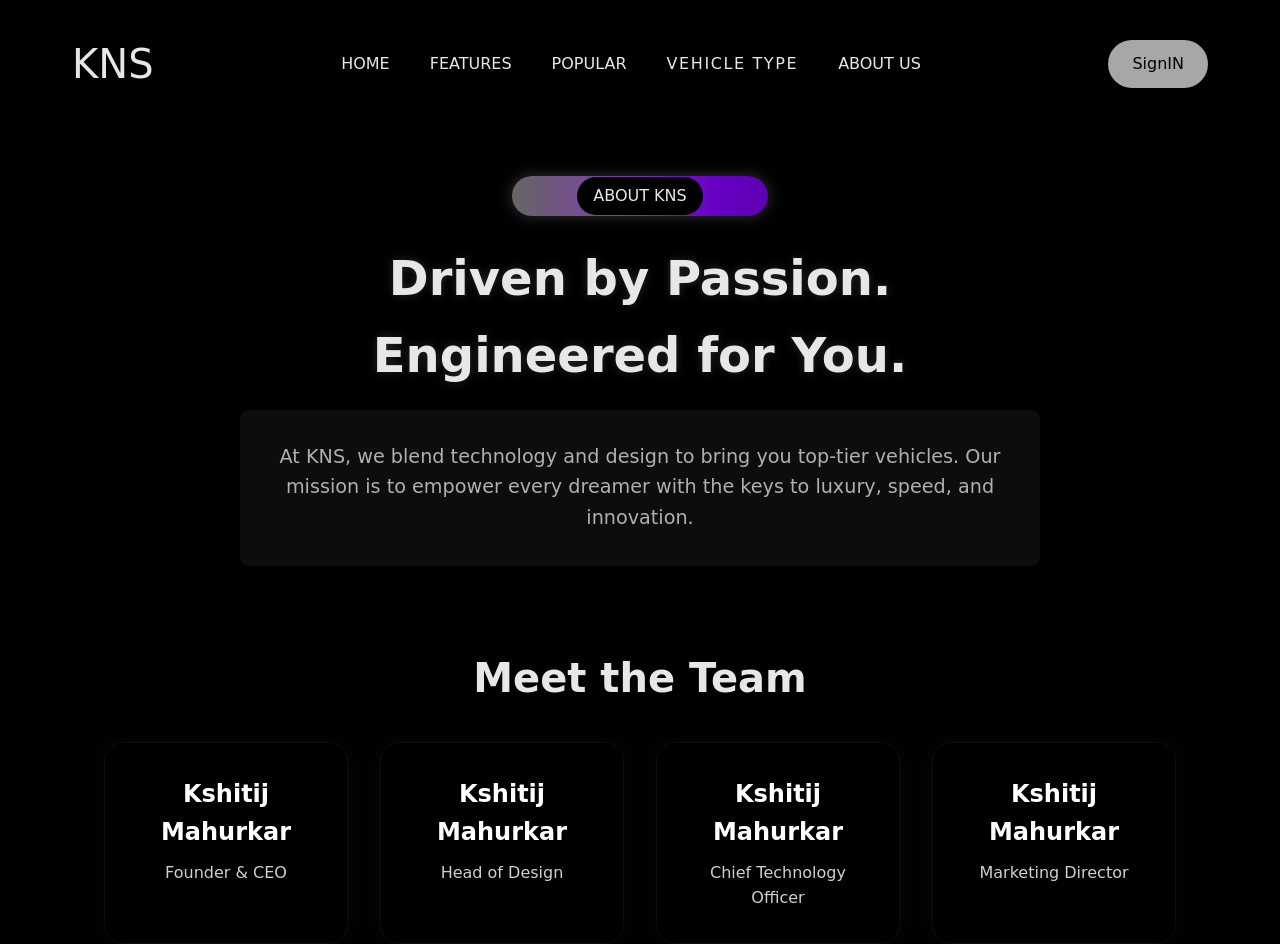
<file: about.html>
<!DOCTYPE html>
<html lang="en">
<head>
    <meta charset="UTF-8">
    <meta name="viewport" content="width=device-width, initial-scale=1.0">
    <title>KNS | About Us</title>
    <link rel="stylesheet" href="about.css">
</head>
<body>
    <div class="container">
        <header>
            <h1 class="logo">KNS</h1>
            <nav>
                <a href="index.html">HOME</a>
                <a href="details.html">FEATURES</a>
                <a href="comingsoon.html">POPULAR</a>
                         <div class="dropdown">
      <a href="#" class="dropbtn">VEHICLE TYPE</a>
      <div class="dropdown-content">
        <a href="supercar.html">Supercars</a>
        <a href="vintage.html">Vintage Cars</a>
      </div>
    </div>
                <a href="about.html">ABOUT US</a>
            </nav>
            <a href="Account.html" class="btn-signing">SignIN</a>
        </header>

        <main>
            <section class="intro">
                <div class="tag-box">
                    <div class="tag">ABOUT KNS</div>
                </div>
                <h1>Driven by Passion. Engineered for You.</h1>
                <p class="description">
                    At KNS, we blend technology and design to bring you top-tier vehicles. Our mission is to empower every dreamer with the keys to luxury, speed, and innovation.
                </p>
            </section>

            <section class="team">
                <h2>Meet the Team</h2>
                <div class="team-grid">
                    <div class="member-card">
                        <h3>Kshitij Mahurkar</h3>
                        <p>Founder & CEO</p>
                    </div>
                    <div class="member-card">
                        <h3>Kshitij Mahurkar</h3>
                        <p>Head of Design</p>
                    </div>
                    <div class="member-card">
                        <h3>Kshitij Mahurkar</h3>
                        <p>Chief Technology Officer</p>
                    </div>
                    <div class="member-card">
                        <h3>Kshitij Mahurkar</h3>
                        <p>Marketing Director</p>
                    </div>
                </div>
            </section>
        </main>
    </div>
</body>
</html>
</file>
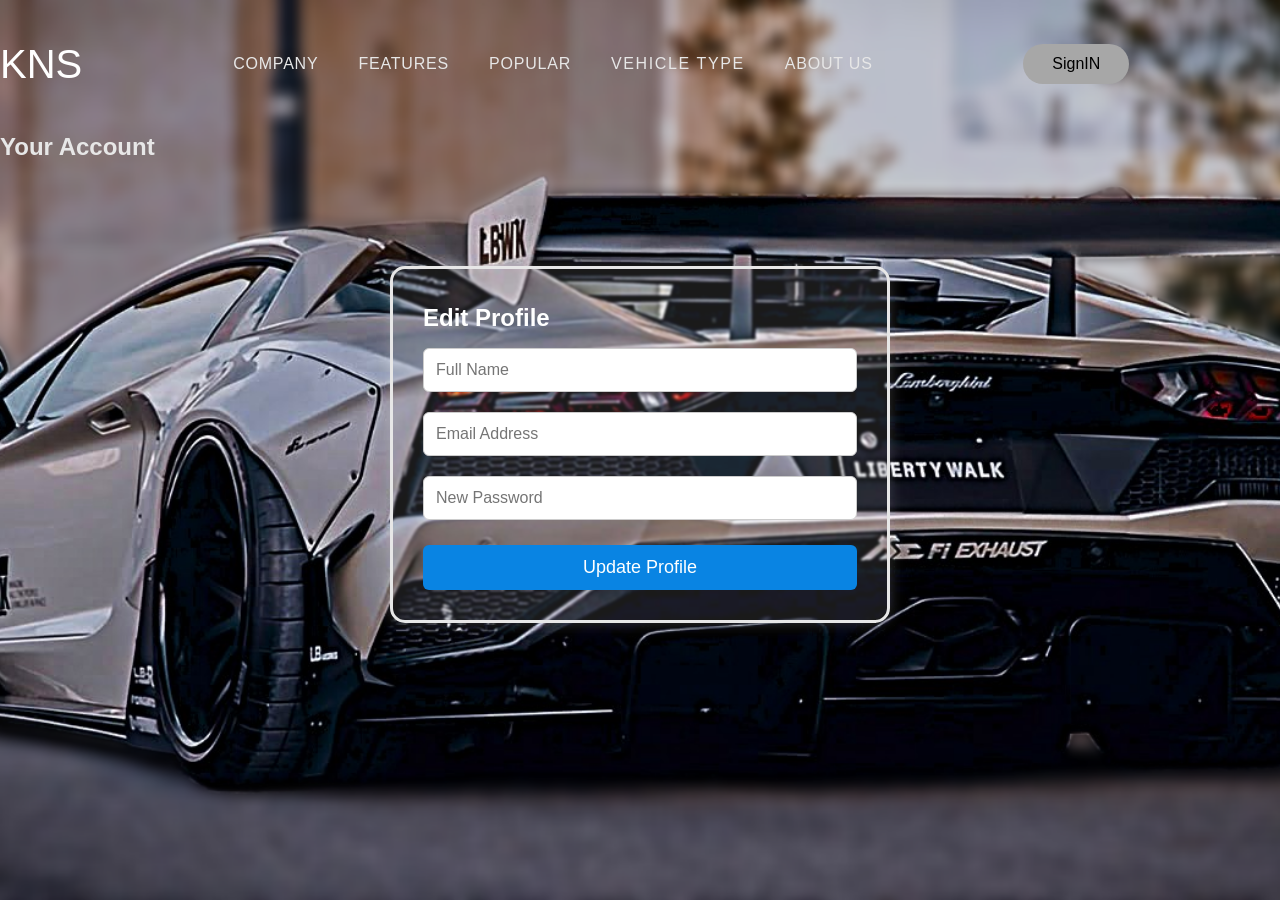
<file: Account.html>
<!DOCTYPE html>
<html lang="en">
<head>
  <meta charset="UTF-8">
  <title>Account - Incredible India Tours</title>
  <link rel="stylesheet" href="style2.css">
  <style>
    body {
      margin: 0;
      font-family: 'Segoe UI', Tahoma, Geneva, Verdana, sans-serif;
    
    
    background-image: url('Lamborghini2.jpeg');
    background-size: cover;
    background-repeat: no-repeat;
    background-position: center;

    

      background-color: #000000;
    }

    .header-section {
      background-color: rgb(56, 56, 56);
      padding: 60px 20px;
      text-align: center;
      border-bottom: 5px solid #00b894;
    }  

.account-wrapper {
  max-width: 500px;
  border: solid;
  border-color: #e7e7e7;
  background-color: rgba(255, 255, 255, 0.1); /* Translucent */
  background-size: 200%;
  backdrop-filter: blur(1px); 
  box-shadow: 0 0 15px rgba(255, 255, 255, 0.2);
  margin: 100px auto;
  padding: 30px;
  border-radius: 15px;
  color: #fff; 
}

      
    }

    .account-wrapper h2 {
      color: #2d3436;
      margin-bottom: 20px;
      font-size: 28px;
    }

    .account-wrapper input {
      width: 100%;
      padding: 12px;
      margin: 10px 0;
      border: 1px solid #ccc;
      border-radius: 6px;
      font-size: 16px;
    }

    .account-wrapper button {
      width: 100%;
      padding: 12px;
      margin-top: 15px;
      background-color: #0984e3;
      color: white;
      border: none;
      border-radius: 6px;
      font-size: 18px;
      cursor: pointer;
      transition: background-color 0.3s ease;
    }

    .account-wrapper button:hover {
      background-color: #0652dd;
    }
    /* DROPDOWN MENU */
.dropdown {
    position: relative;
    display: inline-block;
}

.dropbtn {
    color: inherit;
    text-decoration: none;
    font-size: 1rem;
    letter-spacing: 0.1rem;
}

.dropdown-content {
    display: none;
    position: absolute;
    background-color: #111;
    min-width: 160px;
    box-shadow: 0px 4px 8px rgba(0,0,0,0.3);
    z-index: 1;
    border-radius: 8px;
    overflow: hidden;
}

.dropdown-content a {
    color: #e7e7e7;
    padding: 0.75rem 1.2rem;
    text-decoration: none;
    display: block;
    transition: background 0.3s ease;
}

.dropdown-content a:hover {
    background-color: #222;
    color: cyan;
}

.dropdown:hover .dropdown-content {
    display: block;
}

  </style>
</head>
<body>
  <div class="container">
    <header>
        <h1 class="logo">KNS</h1>
        <nav>
            <a href="index.html">COMPANY</a>
            <a href="details.html">FEATURES</a>
            <a href="comingsoon.html">POPULAR</a>
                <div class="dropdown">
      <a href="#" class="dropbtn">VEHICLE TYPE</a>
      <div class="dropdown-content">
        <a href="supercar.html">Supercars</a>
        <a href="vintage.html">Vintage Cars</a>
      </div>
    </div>

            <a href="about.html">ABOUT US</a>
        </nav>
        <button class="btn-signing">SignIN</button>
    <br>
    
    
  </header>
  <h2>Your Account</h2>
  <div class="account-wrapper">
    <h2>Edit Profile</h2>
    <form>
      <input type="text" placeholder="Full Name" required>
      <input type="email" placeholder="Email Address" required>
      <input type="password" placeholder="New Password">
      <button type="submit">Update Profile</button>
    </form>
  </div>

</body>
</html>
</file>
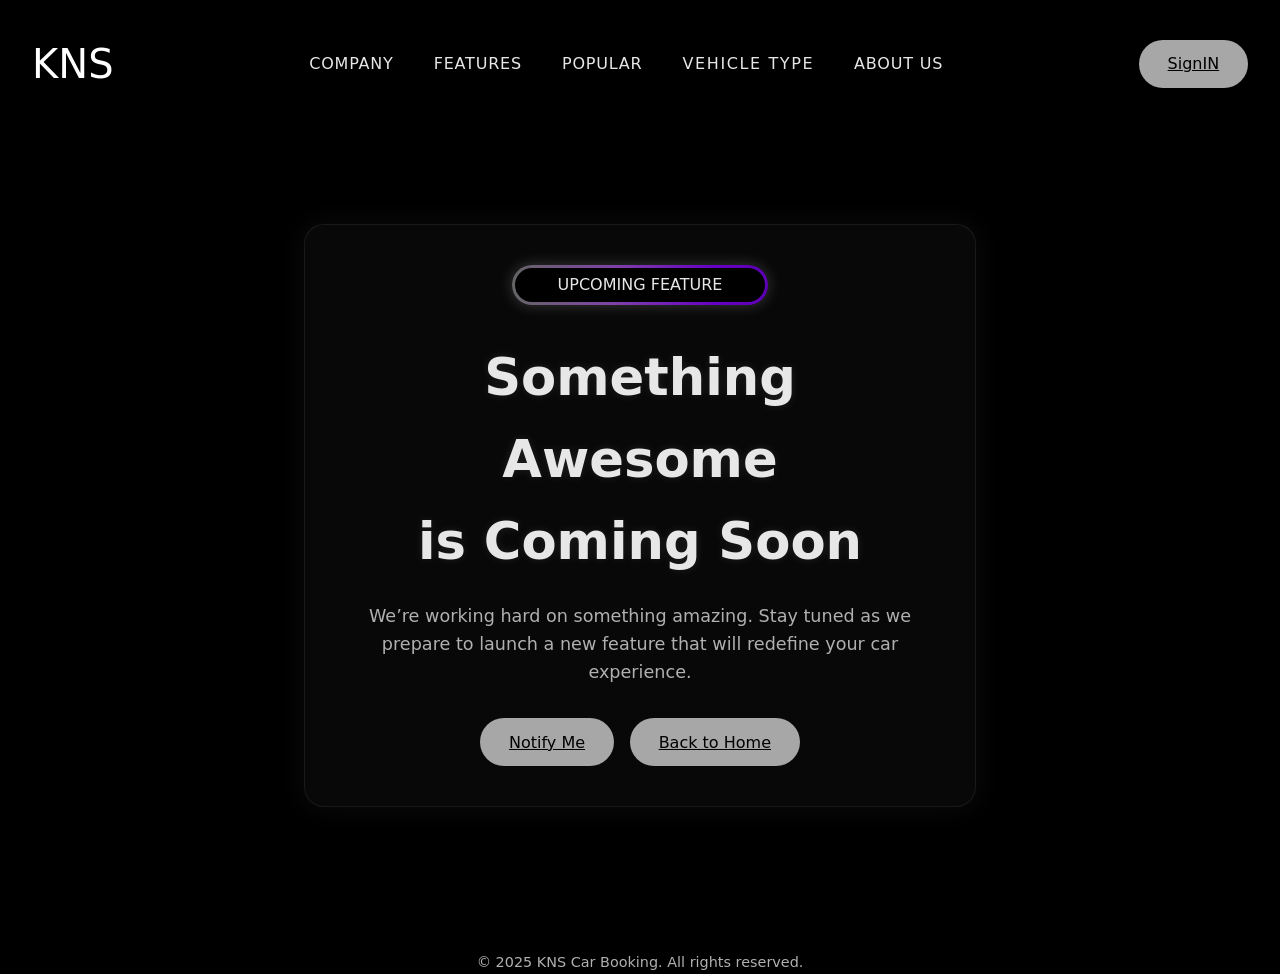
<file: comingsoon.html>
<!DOCTYPE html>
<html lang="en">
<head>
  <meta charset="UTF-8" />
  <meta name="viewport" content="width=device-width, initial-scale=1.0"/>
  <title>Coming Soon - KNS</title>
  <style>
    /* RESET & BASE */
* {
  margin: 0;
  padding: 0;
  box-sizing: border-box;
}

body {
  font-family: system-ui, -apple-system, BlinkMacSystemFont, 'Segoe UI', Roboto, Oxygen, Ubuntu, Cantarell, 'Open Sans', 'Helvetica Neue', sans-serif;
  
  background-image: url(https://wallpaperaccess.com/full/1890237.jpg);
  background-size: cover;
  background-repeat: no-repeat;
  background-position: center;
  background-color: #000;
  color: #e7e7e7;
  min-height: 100vh;
  line-height: 1.6;
}

/* CONTAINER */
.container {
  width: 100%;
  padding: 0 2rem;
  max-width: 1400px;
  margin: 0 auto;
  position: relative;
}

/* HEADER */
header {
  display: flex;
  justify-content: space-between;
  align-items: center;
  padding: 2rem 0;
}

.logo {
  font-size: 2.5rem;
  font-weight: 400;
  color: #fff;
}

nav {
  display: flex;
  gap: 2.5rem;
}

nav a {
  text-decoration: none;
  color: inherit;
  font-size: 1rem;
  letter-spacing: 0.05rem;
  position: relative;
}

nav a::after {
  content: '';
  display: block;
  width: 0%;
  height: 2px;
  background: #a7a7a7;
  transition: width 0.3s ease;
  position: absolute;
  bottom: -5px;
  left: 0;
}

nav a:hover::after {
  width: 100%;
}

.btn-signing {
  background-color: #a7a7a7;
  color: black;
  padding: 0.7rem 1.8rem;
  border-radius: 50px;
  font-size: 1rem;
  font-weight: 500;
  border: none;
  cursor: pointer;
  transition: background-color 0.3s ease;
}

.btn-signing:hover {
  background-color: cyan;
}

/* MAIN */
.coming-soon-section {
  margin-top: 6rem;
  display: flex;
  justify-content: center;
  align-items: center;
  flex-direction: column;
  padding-bottom: 5rem;
}

.content {
  max-width: 42rem;
  padding: 2.5rem;
  background: rgba(255, 255, 255, 0.03);
  border: 1px solid rgba(255, 255, 255, 0.07);
  border-radius: 20px;
  backdrop-filter: blur(2px);
  box-shadow: 0 0 30px rgba(255, 255, 255, 0.05);
  text-align: center;
}

/* TAG BOX */
.tag-box {
  position: relative;
  width: 16rem;
  height: 2.5rem;
  margin: 0 auto 2rem;
  border-radius: 50px;
  background: linear-gradient(to right, #656565, #7f42a7, #6600c5, #5300a0, #757575, #656565);
  background-size: 200%;
  animation: animationGradient 2.5s linear infinite;
  box-shadow: 0 0 15px rgba(255,255,255,0.2);
}

.tag {
  position: absolute;
  inset: 3px;
  background-color: black;
  border-radius: 50px;
  display: flex;
  align-items: center;
  justify-content: center;
  color: #e7e7e7;
  font-weight: 500;
  transition: color 0.3s ease;
  cursor: default;
}

@keyframes animationGradient {
  to {
    background-position: 200%;
  }
}

/* HEADING */
.content h1 {
  font-size: 3.2rem;
  font-weight: 700;
  margin-bottom: 1.2rem;
  text-shadow: 0 0 10px rgba(255, 255, 255, 0.1);
}

/* PARAGRAPH */
.description {
  font-size: 1.1rem;
  color: #b0b0b0;
  margin-bottom: 2rem;
}

/* BUTTONS */
.buttons {
  display: flex;
  gap: 1rem;
  justify-content: center;
  flex-wrap: wrap;
}

.btn-get-started,
.btn-signing-main {
  background-color: #a7a7a7;
  color: black;
  padding: 0.7rem 1.8rem;
  border-radius: 50px;
  font-size: 1rem;
  font-weight: 500;
  border: none;
  cursor: pointer;
  transition: background-color 0.3s ease;
}

.btn-get-started:hover,
.btn-signing-main:hover {
  background-color: cyan;
}

/* FOOTER */
footer {
  margin-top: 4rem;
  text-align: center;
  font-size: 0.9rem;
  color: #b0b0b0;
}
.dropdown {
    position: relative;
    display: inline-block;
}

.dropbtn {
    color: inherit;
    text-decoration: none;
    font-size: 1rem;
    letter-spacing: 0.1rem;
}

.dropdown-content {
    display: none;
    position: absolute;
    background-color: #111;
    min-width: 160px;
    box-shadow: 0px 4px 8px rgba(0,0,0,0.3);
    z-index: 1;
    border-radius: 8px;
    overflow: hidden;
}

.dropdown-content a {
    color: #e7e7e7;
    padding: 0.75rem 1.2rem;
    text-decoration: none;
    display: block;
    transition: background 0.3s ease;
}

.dropdown-content a:hover {
    background-color: #222;
    color: cyan;
}

.dropdown:hover .dropdown-content {
    display: block;
}

</style>

</head>
<body>
  <div class="container">
    <header>
      <h1 class="logo">KNS</h1>
      <nav>
        <a href="index.html">COMPANY</a>
        <a href="details.html">FEATURES</a>
        <a href="comingsoon.html">POPULAR</a>
        <div class="dropdown">
      <a href="#" class="dropbtn">VEHICLE TYPE</a>
      <div class="dropdown-content">
        <a href="supercar.html">Supercars</a>
        <a href="vintage.html">Vintage Cars</a>
      </div>
    </div>
        <a href="about.html">ABOUT US</a>
      </nav>
      <a href="Account.html" class="btn-signing">SignIN</a>
    </header>

    <main class="coming-soon-section">
      <div class="content">
        <div class="tag-box">
          <div class="tag">UPCOMING FEATURE</div>
        </div>
        <h1>Something Awesome<br>is Coming Soon</h1>
        <p class="description">
          We’re working hard on something amazing. Stay tuned as we prepare to launch a new feature that will redefine your car experience.
        </p>
        <div class="buttons">
          <a href="contact.html" class="btn-get-started">Notify Me</a>
          <a href="index.html" class="btn-signing-main">Back to Home</a>
        </div>
      </div>
    </main>

    <footer>
      <p>&copy; 2025 KNS Car Booking. All rights reserved.</p>
    </footer>
  </div>
</body>
</html>
</file>
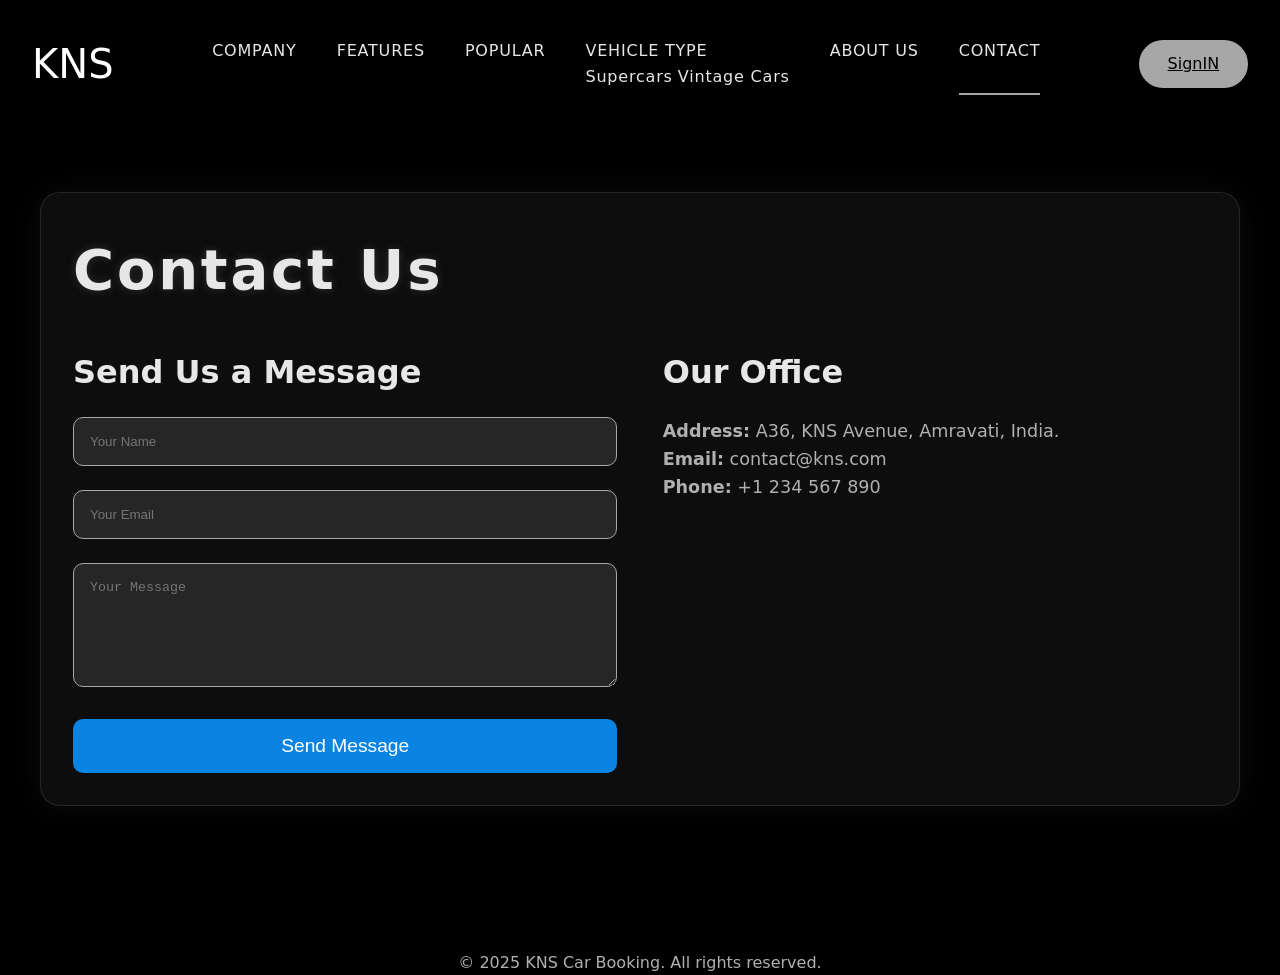
<file: contact.html>
<!DOCTYPE html>
<html lang="en">
<head>
    <meta charset="UTF-8">
    <meta name="viewport" content="width=device-width, initial-scale=1.0">
    <title>Contact - KNS Car Booking</title>
    <style>

        /* RESET AND BASE */
* {
    margin: 0;
    padding: 0;
    box-sizing: border-box;
}

body {
    font-family: system-ui, -apple-system, BlinkMacSystemFont, 'Segoe UI', Roboto, Oxygen, Ubuntu, Cantarell, 'Open Sans', 'Helvetica Neue', sans-serif;
    background-color: #000;
    color: #e7e7e7;
    min-height: 100vh;
    line-height: 1.6;
}

/* CONTAINER */
.container {
    width: 100%;
    padding: 0 2rem;
    max-width: 1400px;
    margin: 0 auto;
    position: relative;
}

/* HEADER */
header {
    display: flex;
    justify-content: space-between;
    align-items: center;
    padding: 2rem 0;
}

.logo {
    font-size: 2.5rem;
    font-weight: 400;
    color: #fff;
}

nav {
    display: flex;
    gap: 2.5rem;
}

nav a {
    text-decoration: none;
    color: inherit;
    font-size: 1rem;
    letter-spacing: 0.05rem;
    position: relative;
}

nav a::after {
    content: '';
    display: block;
    width: 0%;
    height: 2px;
    background: #a7a7a7;
    transition: width 0.3s ease;
    position: absolute;
    bottom: -5px;
    left: 0;
}

nav a:hover::after {
    width: 100%;
}

nav .active::after {
    width: 100%;
}

.btn-signing {
    background-color: #a7a7a7;
    color: black;
    padding: 0.7rem 1.8rem;
    border-radius: 50px;
    font-size: 1rem;
    font-weight: 500;
    border: none;
    cursor: pointer;
    transition: background-color 0.3s ease;
}

.btn-signing:hover {
    background-color: cyan;
}

/* MAIN SECTION */
main {
    margin-top: 4rem;
    display: flex;
    justify-content: center;
    align-items: center;
    flex-direction: column;
    text-align: left;
    padding-bottom: 5rem;
}

.contact-section {
    width: 100%;
    max-width: 1200px;
    padding: 2rem;
    background: rgba(255, 255, 255, 0.05);
    border: 1px solid rgba(255, 255, 255, 0.1);
    border-radius: 20px;
    backdrop-filter: blur(10px);
    box-shadow: 0 0 30px rgba(255, 255, 255, 0.05);
}

.contact-section h1 {
    font-size: 3.5rem;
    font-weight: 700;
    letter-spacing: 0.05em;
    margin-bottom: 2rem;
    text-shadow: 0 0 10px rgba(128, 128, 128, 0.3);
}

.content {
    display: flex;
    justify-content: space-between;
    gap: 2rem;
}

.form-container,
.contact-info {
    width: 48%;
}

.form-container h2,
.contact-info h2 {
    font-size: 2rem;
    margin-bottom: 1.2rem;
    color: #e7e7e7;
}

.form-container input,
.form-container textarea {
    width: 100%;
    padding: 1rem;
    margin-bottom: 1.5rem;
    border: 1px solid #a7a7a7;
    border-radius: 10px;
    background-color: rgba(255, 255, 255, 0.1);
    color: #fff;
}

.form-container button {
    width: 100%;
    padding: 1rem;
    background-color: #0984e3;
    color: white;
    border: none;
    border-radius: 10px;
    font-size: 1.2rem;
    cursor: pointer;
    transition: background-color 0.3s ease;
}

.form-container button:hover {
    background-color: #0652dd;
}

.contact-info p {
    font-size: 1.1rem;
    color: #b0b0b0;
}

/* FOOTER */
footer {
    margin-top: 4rem;
    text-align: center;
    color: #b0b0b0;
}
</style>
</head>
<body>
    <div class="container">
        <header>
            <h1 class="logo">KNS</h1>
            <nav>
                <a href="index.html">COMPANY</a>
                <a href="#">FEATURES</a>
                <a href="#">POPULAR</a>
                 <div class="dropdown">
      <a href="#" class="dropbtn">VEHICLE TYPE</a>
      <div class="dropdown-content">
        <a href="supercar.html">Supercars</a>
        <a href="vintage.html">Vintage Cars</a>
      </div>
    </div>
                <a href="about.html">ABOUT US</a>
                <a href="contact.html" class="active">CONTACT</a>
            </nav>
            <a href="Account.html" class="btn-signing">SignIN</a>
        </header>

        <main>
            <section class="contact-section">
                <h1>Contact Us</h1>
                <div class="content">
                    <div class="form-container">
                        <h2>Send Us a Message</h2>
                        <form action="#">
                            <input type="text" name="name" placeholder="Your Name" required>
                            <input type="email" name="email" placeholder="Your Email" required>
                            <textarea name="message" rows="6" placeholder="Your Message" required></textarea>
                            <button type="submit" class="btn-send">Send Message</button>
                        </form>
                    </div>
                    <div class="contact-info">
                        <h2>Our Office</h2>
                        <p><strong>Address:</strong> A36, KNS Avenue, Amravati, India.</p>
                        <p><strong>Email:</strong> contact@kns.com</p>
                        <p><strong>Phone:</strong> +1 234 567 890</p>
                    </div>
                </div>
            </section>
        </main>

        <footer>
            <p>&copy; 2025 KNS Car Booking. All rights reserved.</p>
        </footer>
    </div>
</body>
</html>
</file>
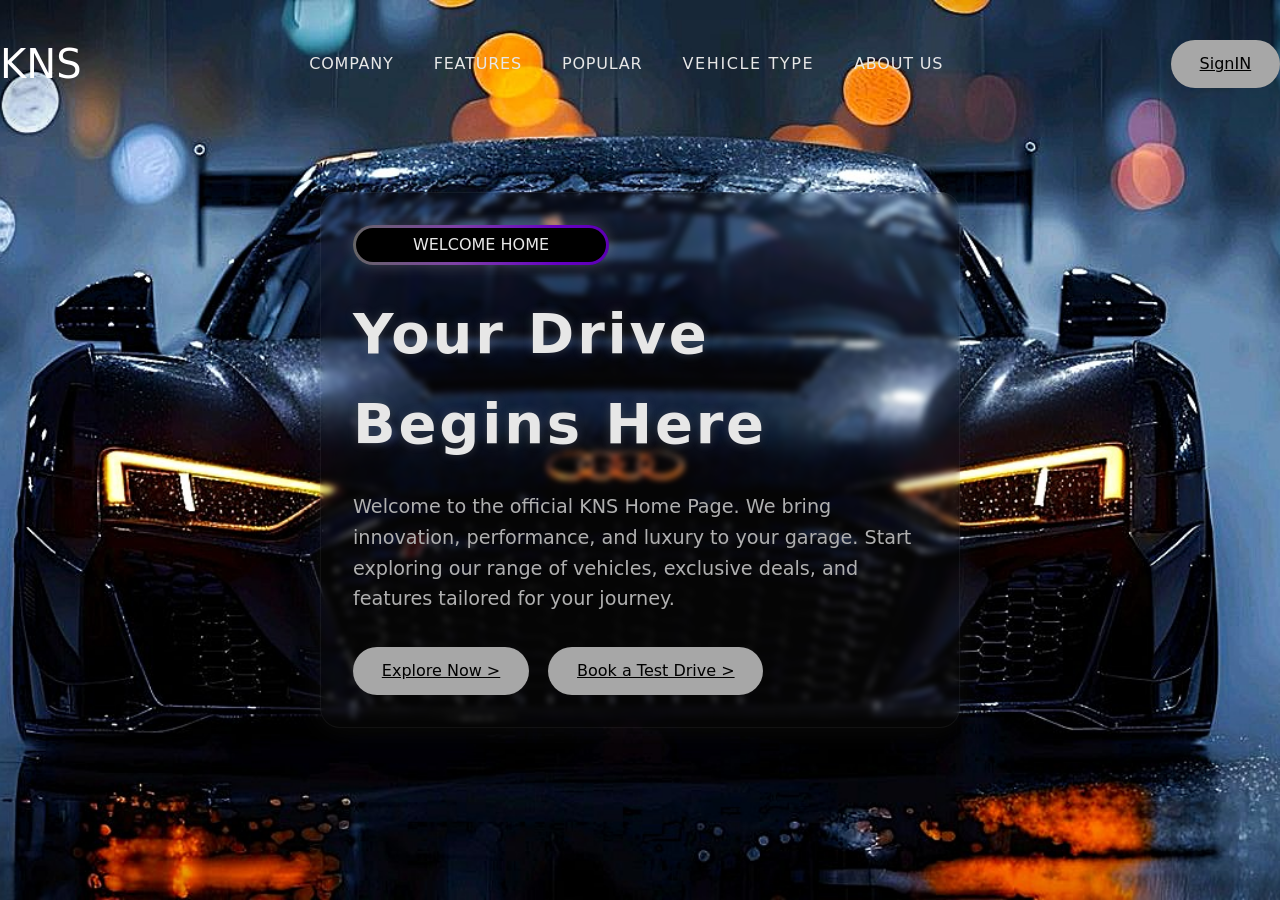
<file: home.html>
<!DOCTYPE html>
<html lang="en">
<head>
    <meta charset="UTF-8">
    <meta name="viewport" content="width=device-width, initial-scale=1.0">
    <title>KNS | Home</title>
    <link rel="stylesheet" href="style2.css">
</head>
<body>
    <div class="container">
        <header>
            <h1 class="logo">KNS</h1>
            <nav>
                <a href="index.html">COMPANY</a>
                <a href="details.html">FEATURES</a>
                <a href="comingsoon.html">POPULAR</a>
                  <div class="dropdown">
      <a href="#" class="dropbtn">VEHICLE TYPE</a>
      <div class="dropdown-content">
        <a href="supercar.html">Supercars</a>
        <a href="vintage.html">Vintage Cars</a>
      </div>
    </div>
                <a href="about.html">ABOUT US</a>
            </nav>
            <a href="Account.html" class="btn-signing">SignIN</a>
        </header>

        <main style="margin-top: 4rem;">
            <section class="content">
                <div class="tag-box">
                    <div class="tag">WELCOME HOME</div>
                </div>

                <h1>Your Drive Begins Here</h1>

                <p class="description">
                    Welcome to the official KNS Home Page. We bring innovation, performance, and luxury to your garage.
                    Start exploring our range of vehicles, exclusive deals, and features tailored for your journey.
                </p>

                <div class="buttons">
                    <a href="product.html" class="btn-get-started">Explore Now &gt;</a>
                    <a href="comingsoon.html" class="btn-signing-main">Book a Test Drive &gt;</a>
                </div>
            </section>
        </main>
    </div>
</body>
</html>
</file>
<file: about.css>
/* BASE RESET */
* {
    margin: 0;
    padding: 0;
    box-sizing: border-box;
}

body {
    font-family: system-ui, -apple-system, BlinkMacSystemFont, 'Segoe UI', Roboto, Oxygen, Ubuntu, Cantarell, 'Open Sans', 'Helvetica Neue', sans-serif;
    background-image: url(https://images.hdqwalls.com/download/2018-bugatti-divo-rear-view-ex-3840x2400.jpg);
  background-size: cover;
  background-repeat: no-repeat;
  background-position: center;
    background-color: #000;
    color: #e7e7e7;
    line-height: 1.6;
    min-height: 100vh;
}

/* CONTAINER */
.container {
    max-width: 1200px;
    margin: 0 auto;
    padding: 0 2rem;
}

/* HEADER */
header {
    display: flex;
    justify-content: space-between;
    align-items: center;
    padding: 2rem 0;
}

.logo {
    font-size: 2.5rem;
    font-weight: 400;
}

nav {
    display: flex;
    gap: 2.5rem;
}

nav a {
    text-decoration: none;
    color: inherit;
    font-size: 1rem;
    position: relative;
}

nav a::after {
    content: '';
    position: absolute;
    bottom: -5px;
    left: 0;
    width: 0;
    height: 2px;
    background: #a7a7a7;
    transition: width 0.3s ease;
}

nav a:hover::after {
    width: 100%;
}

.btn-signing {
    background-color: #a7a7a7;
    color: black;
    padding: 0.7rem 1.5rem;
    border-radius: 50px;
    text-decoration: none;
    font-weight: 500;
    transition: background-color 0.3s ease;
}

.btn-signing:hover {
    background-color: cyan;
}

/* INTRO SECTION */
.intro {
    padding-top: 3rem;
    max-width: 800px;
    margin: 0 auto;
    text-align: center;
}

.tag-box {
    width: 16rem;
    height: 2.5rem;
    margin: 0 auto 1.5rem;
    border-radius: 50px;
    background: linear-gradient(to right, #656565, #7f42a7, #6600c5, #5300a0, #757575, #656565);
    background-size: 200%;
    animation: animationGradient 2.5s linear infinite;
    box-shadow: 0 0 15px rgba(255,255,255,0.2);
    display: flex;
    align-items: center;
    justify-content: center;
}

.tag {
    background-color: black;
    border-radius: 50px;
    padding: 0.4rem 1rem;
    color: #e7e7e7;
    font-weight: 500;
    cursor: default;
}


.intro h1 {
    font-size: 3rem;
    font-weight: 700;
    margin-bottom: 1rem;
    text-shadow: 0 0 10px rgba(128, 128, 128, 0.3);
}

.description {
    background: rgba(255, 255, 255, 0.05);
    border: 1px solid rgba(255, 255, 255, black);
    backdrop-filter: blur(10px);
    border-radius: 10px;
    padding: 2rem;
    font-size: 1.2rem;
    color: #b0b0b0;
}

/* TEAM SECTION */
.team {
    margin-top: 5rem;
    text-align: center;
}

.team h2 {
    font-size: 2.5rem;
    margin-bottom: 2rem;
}

.team-grid {
    display: grid;
    grid-template-columns: repeat(auto-fit, minmax(220px, 1fr));
    gap: 2rem;
    padding: 0 2rem;
}

.member-card {
    background: rgba(255, 255, 255, black);
    border: 1px solid rgba(255, 255, 255, 0.05);
    border-radius: 20px;
    backdrop-filter: blur(10px);
    padding: 2rem;
    box-shadow: 0 0 20px rgba(255, 255, 255, 0.03);
    transition: transform 0.3s ease;
}

.member-card:hover {
    transform: translateY(-5px);
}

.member-card h3 {
    font-size: 1.5rem;
    margin-bottom: 0.5rem;
    color: #ffffff;
}

.member-card p {
    color: #cfcfcf;
    font-size: 1rem;
}
.dropdown {
    position: relative;
    display: inline-block;
}

.dropbtn {
    color: inherit;
    text-decoration: none;
    font-size: 1rem;
    letter-spacing: 0.1rem;
}

.dropdown-content {
    display: none;
    position: absolute;
    background-color: #111;
    min-width: 160px;
    box-shadow: 0px 4px 8px rgba(0,0,0,0.3);
    z-index: 1;
    border-radius: 8px;
    overflow: hidden;
}

.dropdown-content a {
    color: #e7e7e7;
    padding: 0.75rem 1.2rem;
    text-decoration: none;
    display: block;
    transition: background 0.3s ease;
}

.dropdown-content a:hover {
    background-color: #222;
    color: cyan;
}

.dropdown:hover .dropdown-content {
    display: block;
}
</file>
<file: style2.css>
/* RESET AND BASE */
* {
    margin: 0;
    padding: 0;
    box-sizing: border-box;
}

body {
    font-family: system-ui, -apple-system, BlinkMacSystemFont, 'Segoe UI', Roboto, Oxygen, Ubuntu, Cantarell, 'Open Sans', 'Helvetica Neue', sans-serif;
    
    background-image: url(BMW.jpeg);
  background-size: cover;
  background-repeat: no-repeat;
  background-position: center;
  background-color: #000;
  color: #e7e7e7;
  min-height: 100vh;
  line-height: 1.6;
}
    color: #e7e7e7;
    min-height: 100vh;
    line-height: 1.6;
}

/* CONTAINER */
.container {
    width: 100%;
    padding: 0 2rem;
    max-width: 1400px;
    margin: 0 auto;
    position: relative;
}

/* HEADER */
header {
    display: flex;
    justify-content: space-between;
    align-items: center;
    padding: 2rem 0;
}

.logo {
    font-size: 2.5rem;
    font-weight: 400;
    color: #fff;
}

nav {
    display: flex;
    gap: 2.5rem;
}

nav a {
    text-decoration: none;
    color: inherit;
    font-size: 1rem;
    letter-spacing: 0.05rem;
    position: relative;
}

nav a::after {
    content: '';
    display: block;
    width: 0%;
    height: 2px;
    background: #a7a7a7;
    transition: width 0.3s ease;
    position: absolute;
    bottom: -5px;
    left: 0;
}

nav a:hover::after {
    width: 100%;
}

.btn-signing {
    background-color: #a7a7a7;
    color: black;
    padding: 0.7rem 1.8rem;
    border-radius: 50px;
    font-size: 1rem;
    font-weight: 500;
    border: none;
    cursor: pointer;
    transition: background-color 0.3s ease;
}

.btn-signing:hover {
    background-color: cyan;
}

/* MAIN SECTION */
main {
    margin-top: 4rem;
    display: flex;
    justify-content: center;
    align-items: center;
    flex-direction: column;
    text-align: left;
    padding-bottom: 5rem;
}

.content {
    max-width: 40rem;
    padding: 2rem;
    background: rgba(255, 255, 255, 0.02);
    border: 1px solid rgba(255, 255, 255, 0.05);
    border-radius: 20px;
    backdrop-filter: blur(3px);
    box-shadow: 0 0 30px rgba(255, 255, 255, 0.05);
}

/* TAG BOX */
.tag-box {
    position: relative;
    width: 16rem;
    height: 2.5rem;
    margin-bottom: 1.5rem;
    border-radius: 50px;
    background: linear-gradient(to right, #656565, #7f42a7, #6600c5, #5300a0, #757575, #656565);
    background-size: 200%;
    animation: animationGradient 2.5s linear infinite;
    box-shadow: 0 0 15px rgba(255,255,255,0.2);
}

@keyframes animationGradient {
    to {
        background-position: 200%;
    }
}

.tag {
    position: absolute;
    inset: 3px;
    background-color: black;
    border-radius: 50px;
    display: flex;
    align-items: center;
    justify-content: center;
    color: #e7e7e7;
    font-weight: 500;
    transition: color 0.3s ease;
    cursor: pointer;
}

.tag:hover {
    color: #5300a0;
}

/* TEXT STYLES */
.content h1 {
    font-size: 3.5rem;
    font-weight: 700;
    letter-spacing: 0.05em;
    margin-bottom: 1.5rem;
    text-shadow: 0 0 10px rgba(128, 128, 128, 0.3);
}

.description {
    font-size: 1.2rem;
    color: #b0b0b0;
    margin-bottom: 2rem;
}

/* BUTTONS */
.buttons {
    display: flex;
    gap: 1.2rem;
    flex-wrap: wrap;
}

.btn-get-started,
.btn-signing-main {
    background-color: #a7a7a7;
    color: black;
    padding: 0.7rem 1.8rem;
    border-radius: 50px;
    font-size: 1rem;
    font-weight: 500;
    border: none;
    cursor: pointer;
    transition: background-color 0.3s ease;
}

.btn-signing-main:hover,
.btn-get-started:hover {
    background-color: cyan;
}
.dropdown {
    position: relative;
    display: inline-block;
}

.dropbtn {
    color: inherit;
    text-decoration: none;
    font-size: 1rem;
    letter-spacing: 0.1rem;
}

.dropdown-content {
    display: none;
    position: absolute;
    background-color: #111;
    min-width: 160px;
    box-shadow: 0px 4px 8px rgba(0,0,0,0.3);
    z-index: 1;
    border-radius: 8px;
    overflow: hidden;
}

.dropdown-content a {
    color: #e7e7e7;
    padding: 0.75rem 1.2rem;
    text-decoration: none;
    display: block;
    transition: background 0.3s ease;
}

.dropdown-content a:hover {
    background-color: #222;
    color: cyan;
}

.dropdown:hover .dropdown-content {
    display: block;
}
</file>
